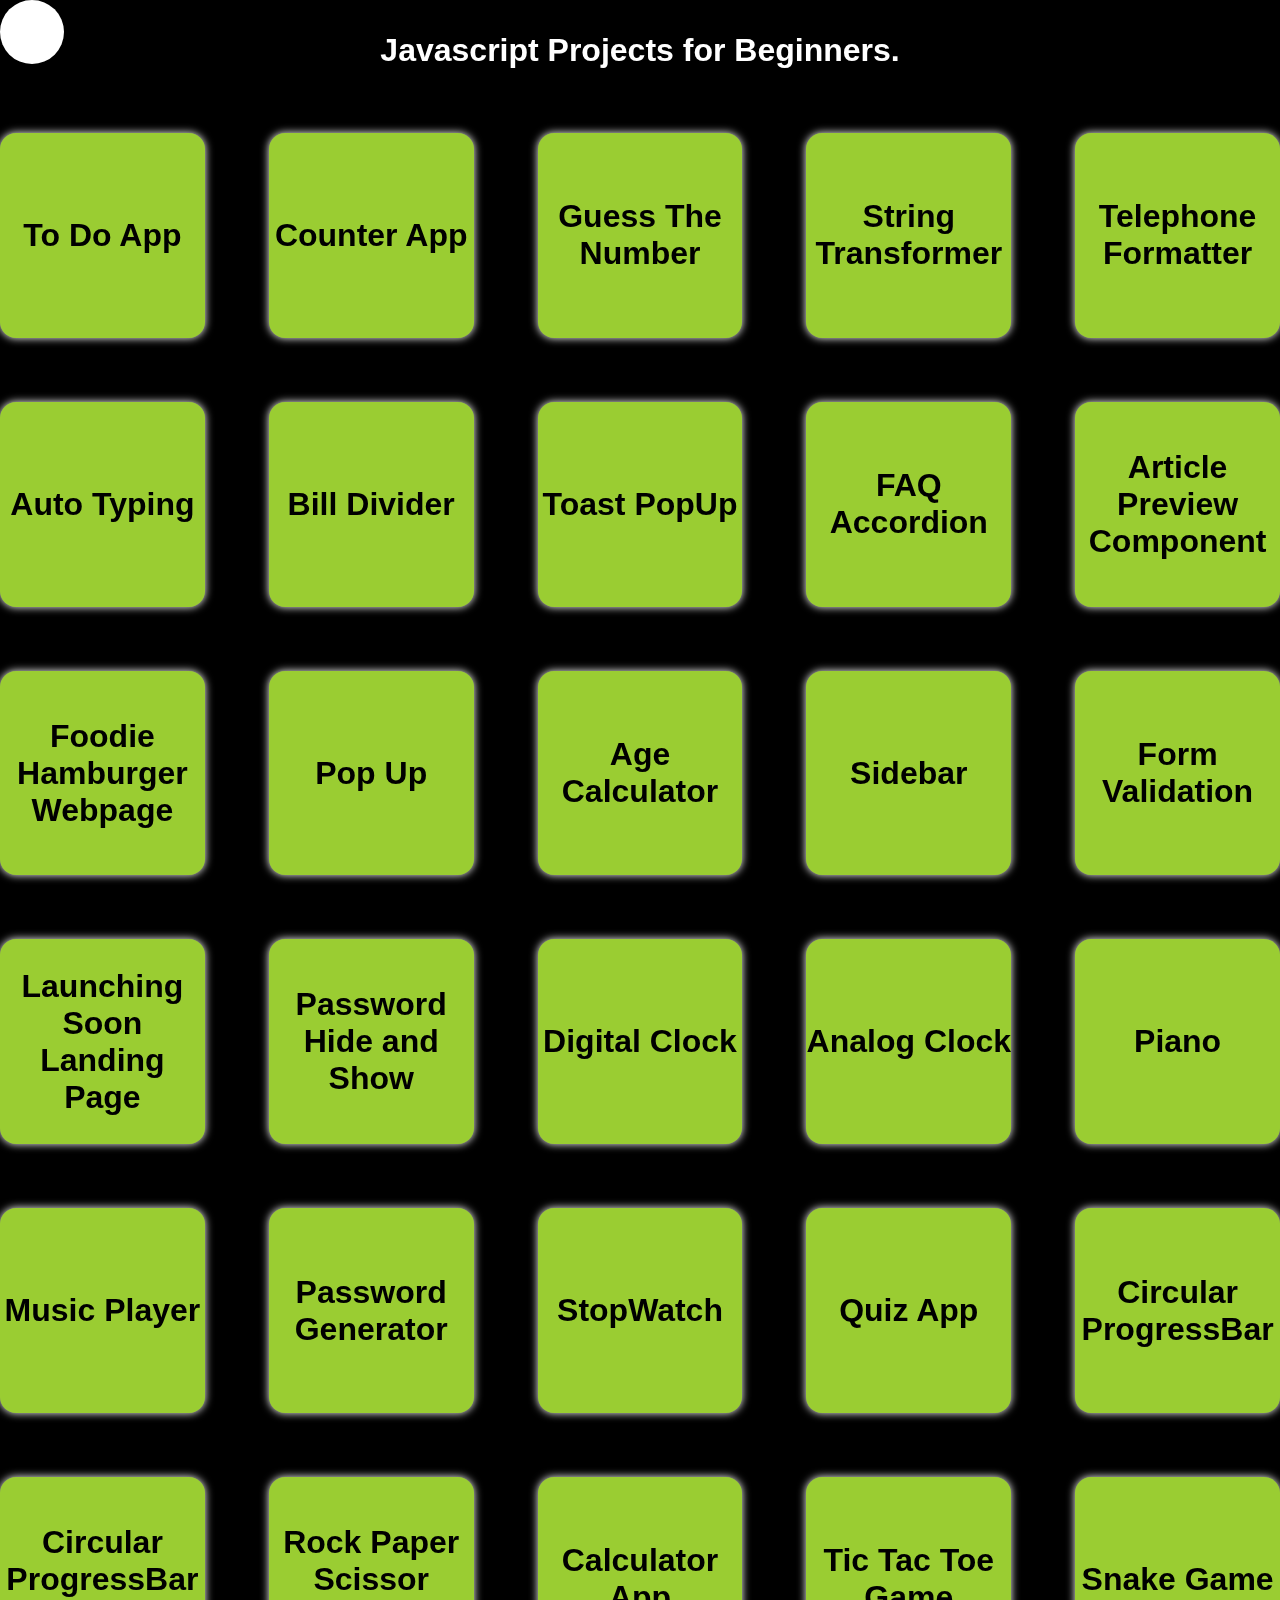
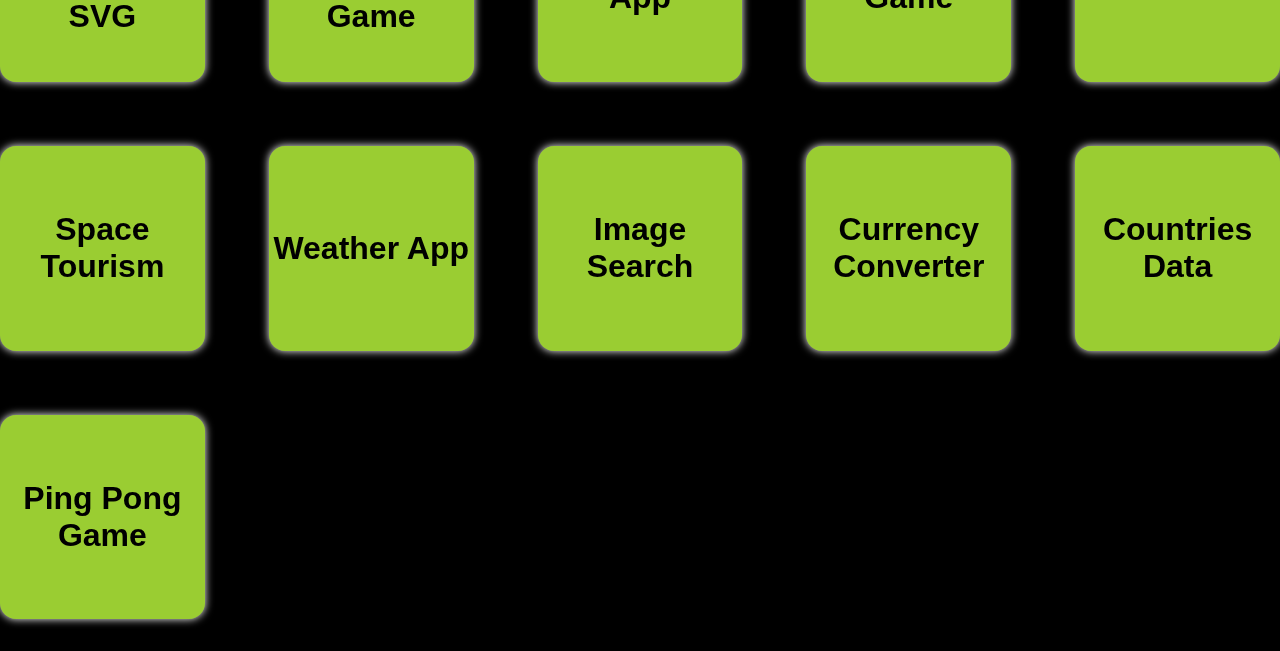
<file: index.html>
<!DOCTYPE html>
<html lang="en">
  <head>
    <meta charset="UTF-8" />
    <meta name="viewport" content="width=device-width, initial-scale=1.0" />
    <title>Javascript Projects</title>
    <link rel="stylesheet" href="style.css" />
  </head>
  <body>
    <div class="ball"></div>
    <header>
      <h1>Javascript Projects for Beginners.</h1>
    </header>
    <main class="main-container">
      <div class="item"><a href="01_toDoApp/">To Do App</a></div>
      <div class="item"><a href="02_counterApp/">Counter App</a></div>
      <div class="item"><a href="03_guessTheNumber/">Guess The Number</a></div>
      <div class="item">
        <a href="04_stringTransformer/">String Transformer</a>
      </div>
      <div class="item">
        <a href="05_telephoneFormatter/">Telephone Formatter</a>
      </div>
      <div class="item"><a href="07_autoTyping/">Auto Typing</a></div>

      <div class="item"><a href="09_BIllDivider/">Bill Divider</a></div>
      <div class="item"><a href="10_toastPopUp/">Toast PopUp</a></div>
      <div class="item"><a href="11_faqAccordion/">FAQ Accordion</a></div>
      <div class="item">
        <a href="12_articlePreviewComponent/">Article Preview Component</a>
      </div>
      <div class="item">
        <a href="13_foodieHamburgerWebsite/">Foodie Hamburger Webpage</a>
      </div>
      <div class="item">
        <a href="14_newPopUp/"> Pop Up</a>
      </div>

      <div class="item">
        <a href="15_ageCalculator/"> Age Calculator</a>
      </div>

      <div class="item">
        <a href="16_sidebar/"> Sidebar</a>
      </div>

      <div class="item">
        <a href="17_formValidation/">Form Validation</a>
      </div>

      <div class="item">
        <a href="18_launchingSoon/">Launching Soon Landing Page</a>
      </div>
      <div class="item">
        <a href="19_passwordHideShow/">Password Hide and Show</a>
      </div>
      <div class="item">
        <a href="20_digitalClock/">Digital Clock</a>
      </div>

      <div class="item">
        <a href="21_analogClock/">Analog Clock</a>
      </div>
      <div class="item">
        <a href="22_piano/">Piano</a>
      </div>
      <div class="item">
        <a href="23_musicPlayer/">Music Player</a>
      </div>

      <div class="item">
        <a href="24_passwordGenerator/"> Password Generator </a>
      </div>

      <div class="item">
        <a href="25_stopWatch/">StopWatch </a>
      </div>

      <div class="item">
        <a href="26_quizApp/">Quiz App </a>
      </div>

      <div class="item">
        <a href="27_circularProgressBar/">Circular ProgressBar </a>
      </div>

      <div class="item">
        <a href="28_circularProgressBarSvg/">Circular ProgressBar SVG </a>
      </div>

      <div class="item">
        <a href="29_rockPaperScissor/">Rock Paper Scissor Game </a>
      </div>

      <div class="item">
        <a href="30_calculatorApp/">Calculator App </a>
      </div>

      <div class="item">
        <a href="31_ticTacToe/"> Tic Tac Toe Game</a>
      </div>

      <div class="item">
        <a href="32_snakeGame/">Snake Game </a>
      </div>

      <div class="item">
        <a href="33_spaceTourism/">Space Tourism </a>
      </div>

      <div class="item">
        <a href="34_weatherApp/"> Weather App </a>
      </div>

      <div class="item">
        <a href="35_imageSearch/"> Image Search </a>
      </div>

      <div class="item">
        <a href="36_currencyConverter/">Currency Converter </a>
      </div>

      <div class="item">
        <a href="37_restCountries/"> Countries Data </a>
      </div>

      <div class="item">
        <a href="38_pingPongGame/"> Ping Pong Game</a>
      </div>
    </main>
  </body>
  <script>
    const ball = document.querySelector(".ball");

    window.addEventListener("pointermove", (e) => {
      ball.style.left = e.clientX - ball.offsetWidth / 2 + "px";
      ball.style.top = e.clientY - ball.offsetHeight / 2 + "px";
    });
  </script>
</html>
</file>
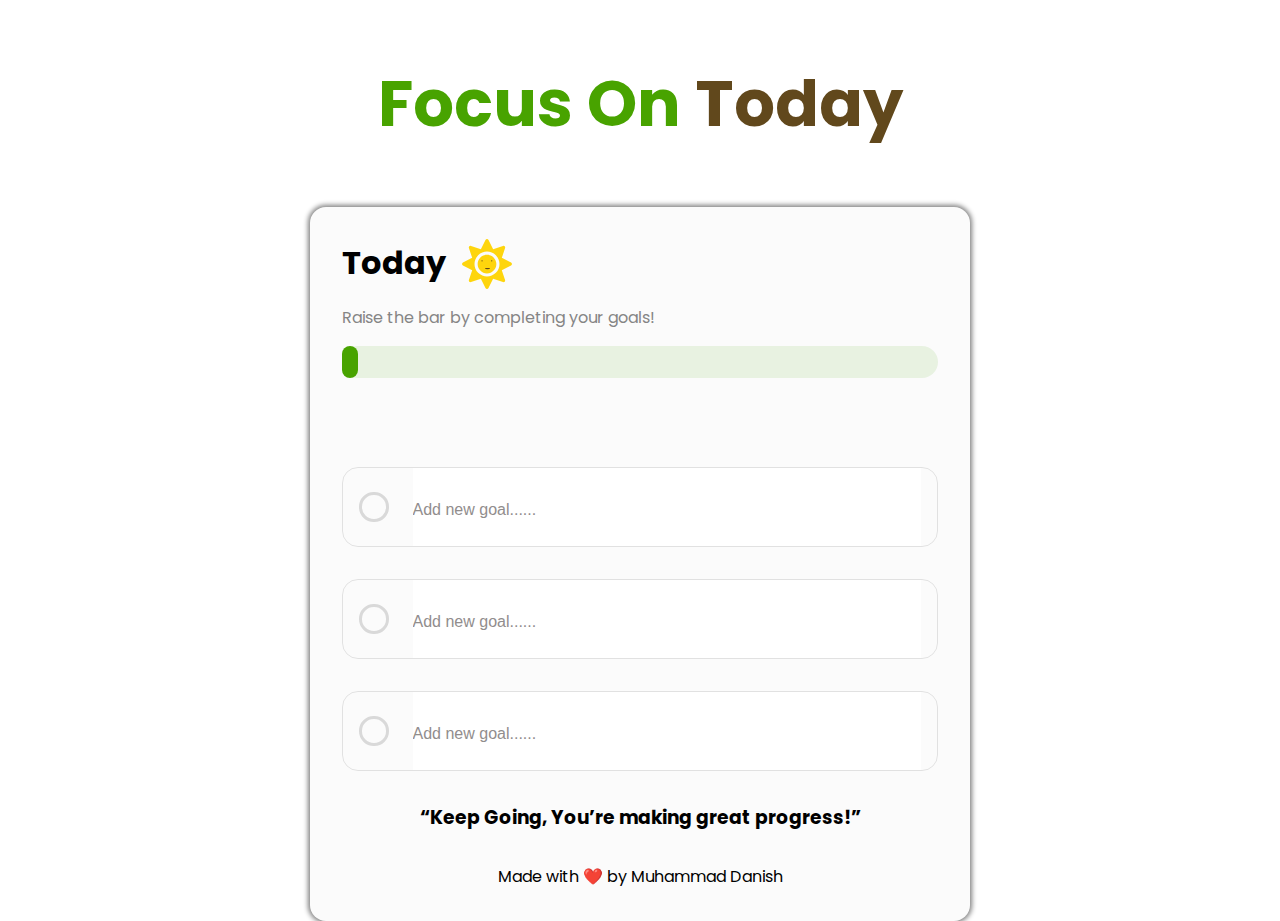
<file: 01_toDoApp/index.html>
<!DOCTYPE html>
<html lang="en">
  <head>
    <meta charset="UTF-8" />
    <meta name="viewport" content="width=device-width, initial-scale=1.0" />
    <title>Focus On Today</title>
    <link rel="stylesheet" href="style.css" />
    <script src="script.js" defer></script>
  </head>
  <body>
    <main class="container">
      <header class="heading">
        <h1>Focus On <span>Today</span></h1>
      </header>

      <main class="app-container">
        <header class="sub-heading">
          <h2>Today</h2>
          <div class="sun-icon">
            <img src="images/Vector.svg" alt="sun-icon" />
          </div>
        </header>

        <section class="bar-section">
          <p>Raise the bar by completing your goals!</p>
          <div class="bar">
            <div class="green"></div>
          </div>
          <p class="warning ">Please set all the 3 goals!</p>
        </section>

        <section class="goal-container">
          <section class="goal">
            <div class="circle">
              <img src="images/Group 1.svg " alt="check-box" />
            </div>
            <input id="first" type="text" placeholder="Add new goal......" />
          </section>
          <section class="goal">
            <div class="circle">
              <img src="images/Group 1.svg " alt="check-box" />
            </div>
            <input id="second" type="text" placeholder="Add new goal......" />
          </section>
          <section class="goal">
            <div class="circle">
              <img src="images/Group 1.svg " alt="check-box" />
            </div>
            <input id="third" type="text" placeholder="Add new goal......" />
          </section>
        </section>

        <footer>
          <h3>“Keep Going, You’re making great progress!”</h3>
          <p>Made with ❤️ by Muhammad Danish</p>
        </footer>
      </main>
    </main>
  </body>
</html>
</file>
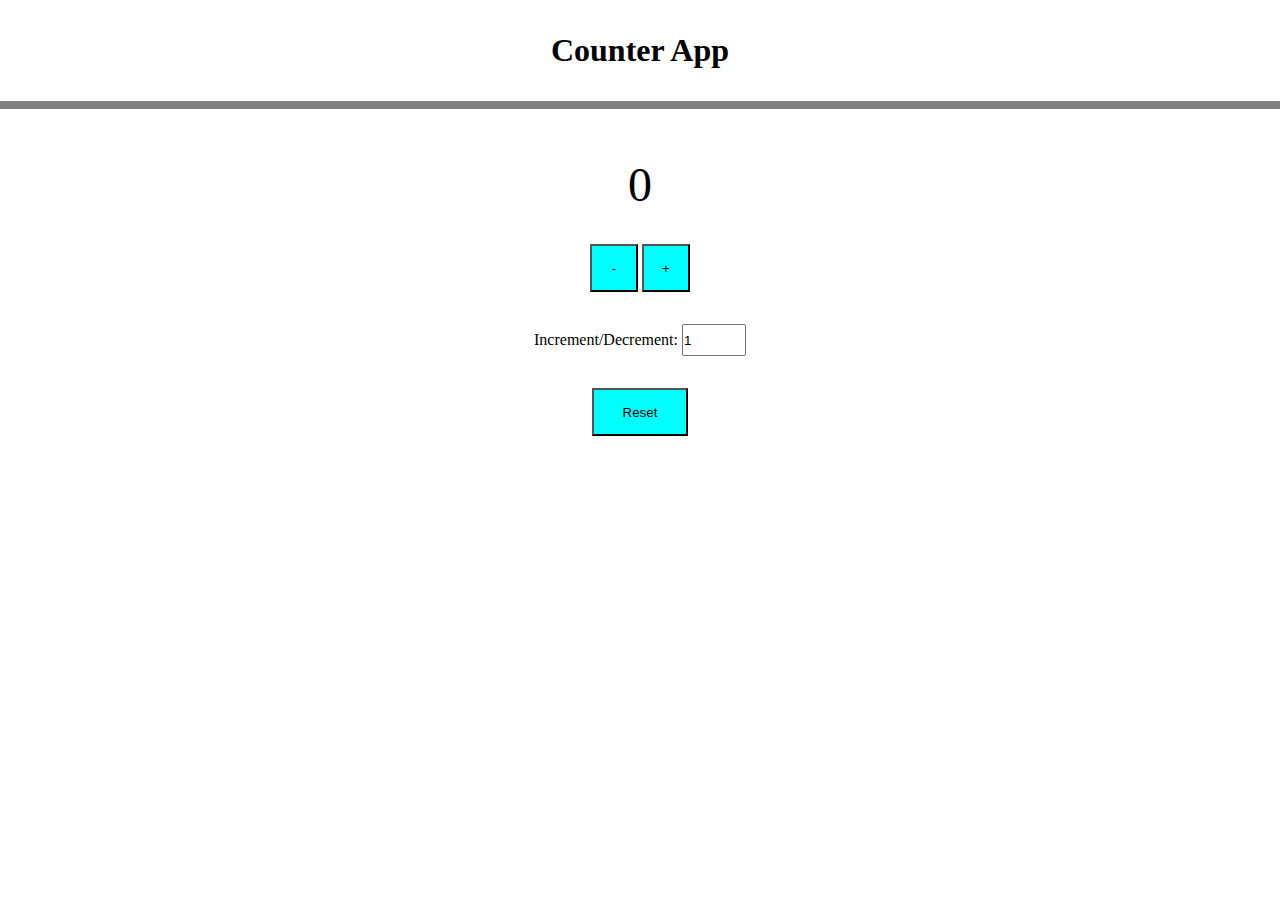
<file: 02_counterApp/index.html>
<!DOCTYPE html>
<html lang="en">
  <head>
    <meta charset="UTF-8" />
    <meta name="viewport" content="width=device-width, initial-scale=1.0" />
    <title>Counter App</title>
    <link rel="stylesheet" href="style.css" />
    <script src="script.js" defer></script>
  </head>
  <body>
    <header>
      <h1>Counter App</h1>
    </header>

    <main class="counter-app">
      <div class="count">0</div>
      <div class="btn">
        <button class="minus-btn">-</button>
        <button class="plus-btn">+</button>
      </div>
      <div class="inc-dec">
        Increment/Decrement:
        <input type="number" name="start-value" id="start-value" value="1" />
      </div>
      <button type="reset">Reset</button>
    </main>
  </body>
</html>
</file>
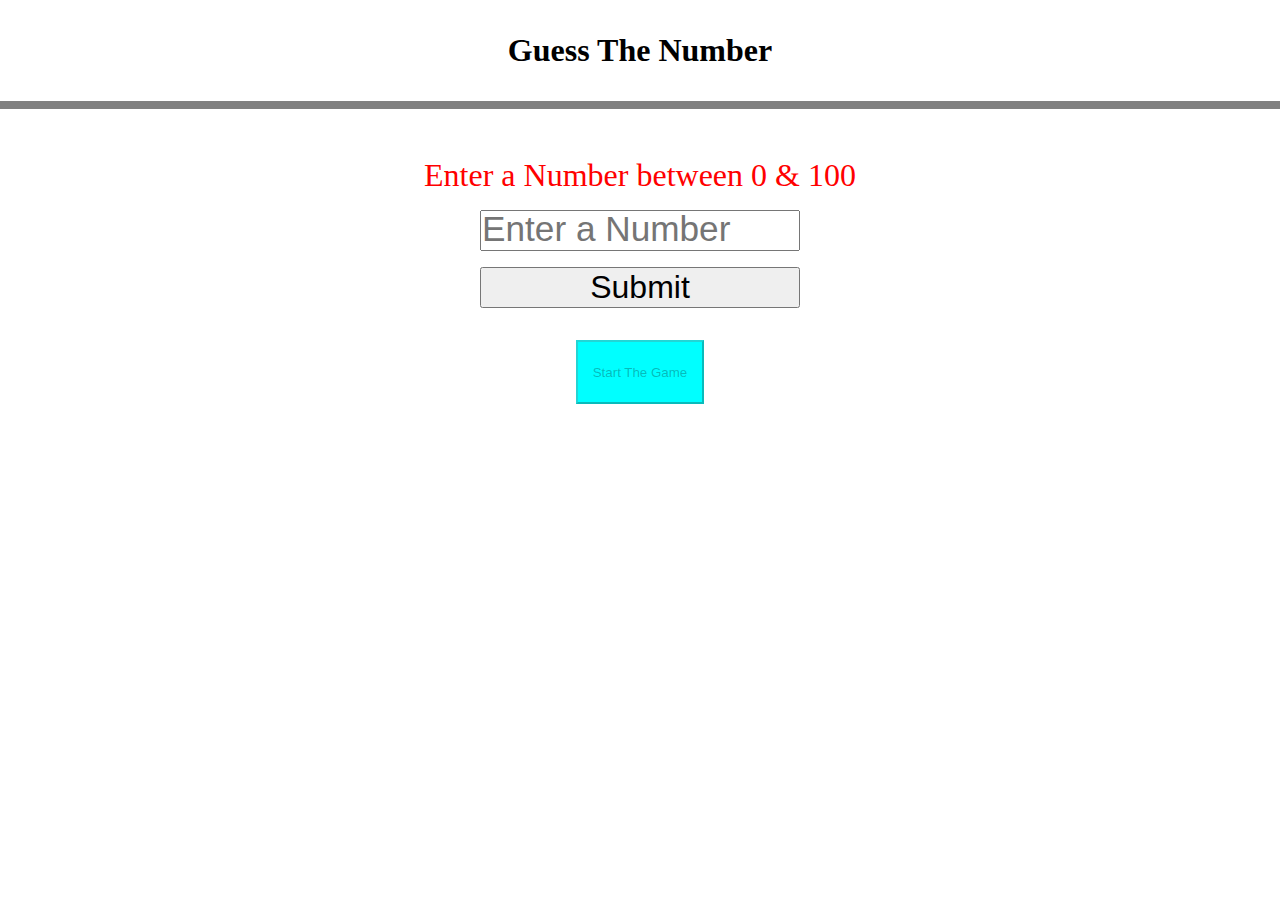
<file: 03_guessTheNumber/index.html>
<!DOCTYPE html>
<html lang="en">
  <head>
    <meta charset="UTF-8" />
    <meta name="viewport" content="width=device-width, initial-scale=1.0" />
    <title>Guess The Number</title>
    <link rel="stylesheet" href="style.css" />
    <script src="script.js" defer></script>
  </head>
  <body>
    <header>
      <h1>Guess The Number</h1>
    </header>

    <main class="container">
      <p>Enter a Number between 0 & 100</p>
      <form action="">
        <input
          type="number"
          name="user-number"
          id="user-number"
          min="0"
          max="100"
          placeholder="Enter a Number"
          required
        />
        <br />
        <input type="submit" value="Submit" class="submit-btn" />
      </form>
      <button type="button"  disabled class="start-btn">Start The Game</button>
      <p class="result"></p>
      <p class="user-guess"></p>
    </main>
  </body>
</html>
</file>
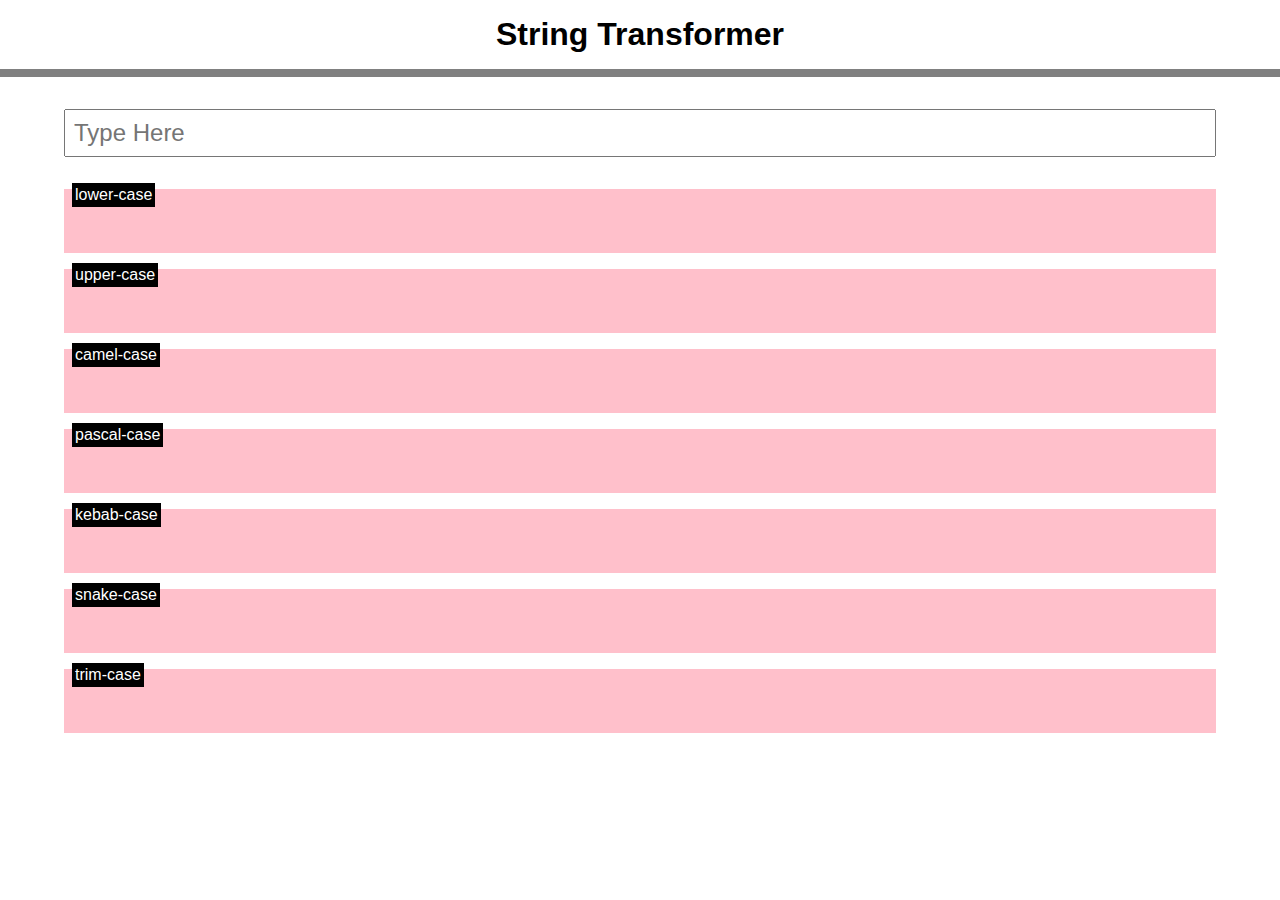
<file: 04_stringTransformer/index.html>
<!DOCTYPE html>
<html lang="en">
  <head>
    <meta charset="UTF-8" />
    <meta name="viewport" content="width=device-width, initial-scale=1.0" />
    <title>String Transformer</title>
    <link rel="stylesheet" href="style.css" />
    <script src="script.js" defer></script>
  </head>
  <body>
    <main class="container">
      <header>
        <h1>String Transformer</h1>
      </header>

      <main class="app-container">
        <input
          type="text"
          class="user-input"
          name="user-input"
          placeholder="Type Here"
        />
       <section class="output " id = "lower-case" ></section>
       <section class="output " id = "upper-case"></section>
       <section class="output " id = "camel-case"></section>
       <section class="output " id = "pascal-case"></section>
       <section class="output " id = "kebab-case"></section>
       <section class="output " id = "snake-case"></section>
       <section class="output " id = "trim-case"></section>
      </main>
    </main>
  </body>
</html>
</file>
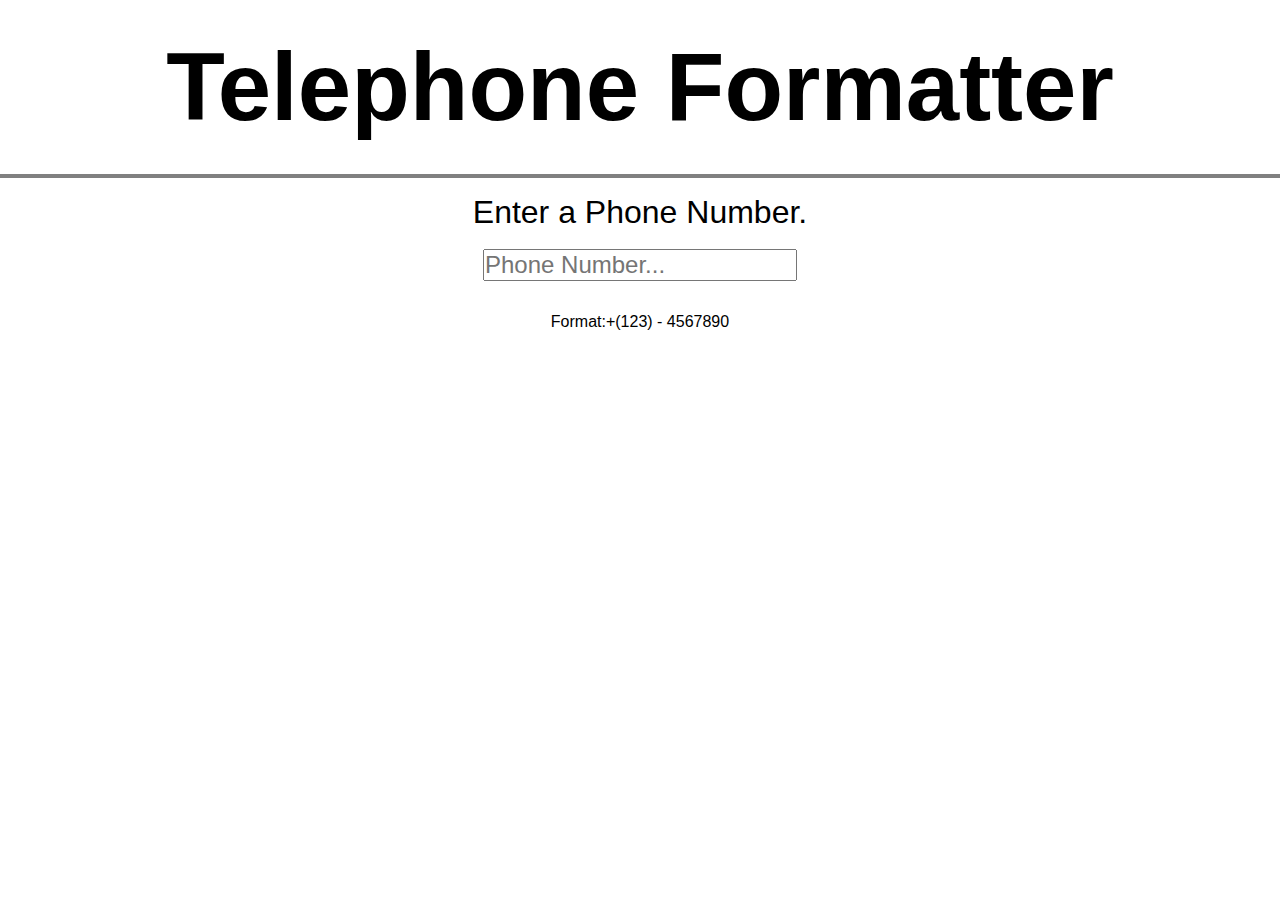
<file: 05_telephoneFormatter/index.html>
<!DOCTYPE html>
<html lang="en">
  <head>
    <meta charset="UTF-8" />
    <meta name="viewport" content="width=device-width, initial-scale=1.0" />
    <title>Telephone Formatter</title>
    <link rel="stylesheet" href="style.css" />
    <script src="script.js" defer></script>
  </head>
  <body>
    <main class="container">
      <header><h1>Telephone Formatter</h1></header>
      <main class="app-container">
        <form action="">
          <label for="user-input">Enter a Phone Number.</label>
          <br />
          <input
            type="text"
            placeholder="Phone Number..."
            id="user-input"
            maxlength="16"
          />
        </form>
        <p>Format:+(123) - 4567890</p>
      </main>
    </main>
  </body>
</html>
</file>
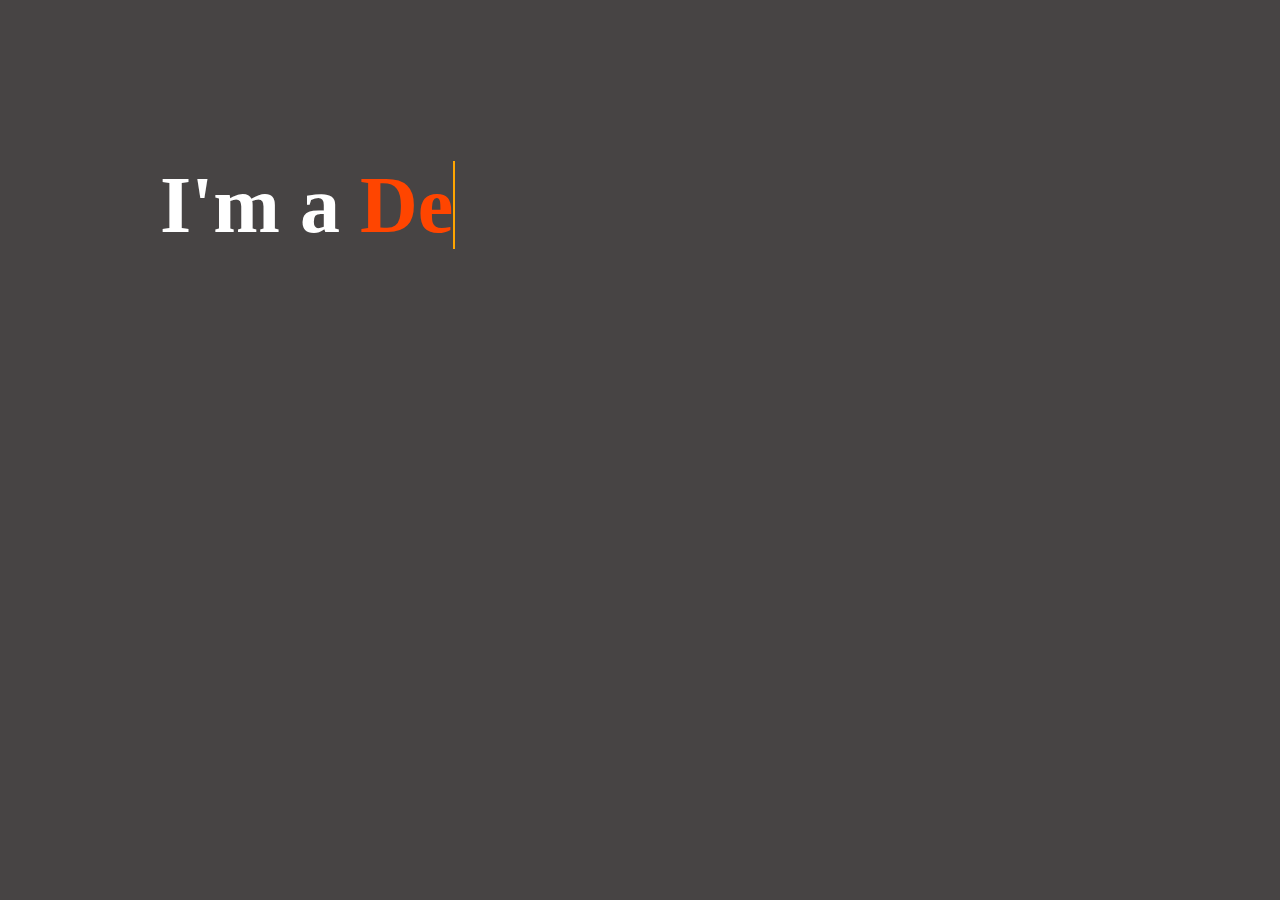
<file: 07_autoTyping/index.html>
<!DOCTYPE html>
<html lang="en">
  <head>
    <meta charset="UTF-8" />
    <meta name="viewport" content="width=device-width, initial-scale=1.0" />
    <title>Auto Typing</title>
    <link rel="stylesheet" href="style.css" />
    <script src="script.js" defer></script>
  </head>
  <body>
    <h1>I'm a&nbsp<span></span></h1>
  </body>
</html>
</file>
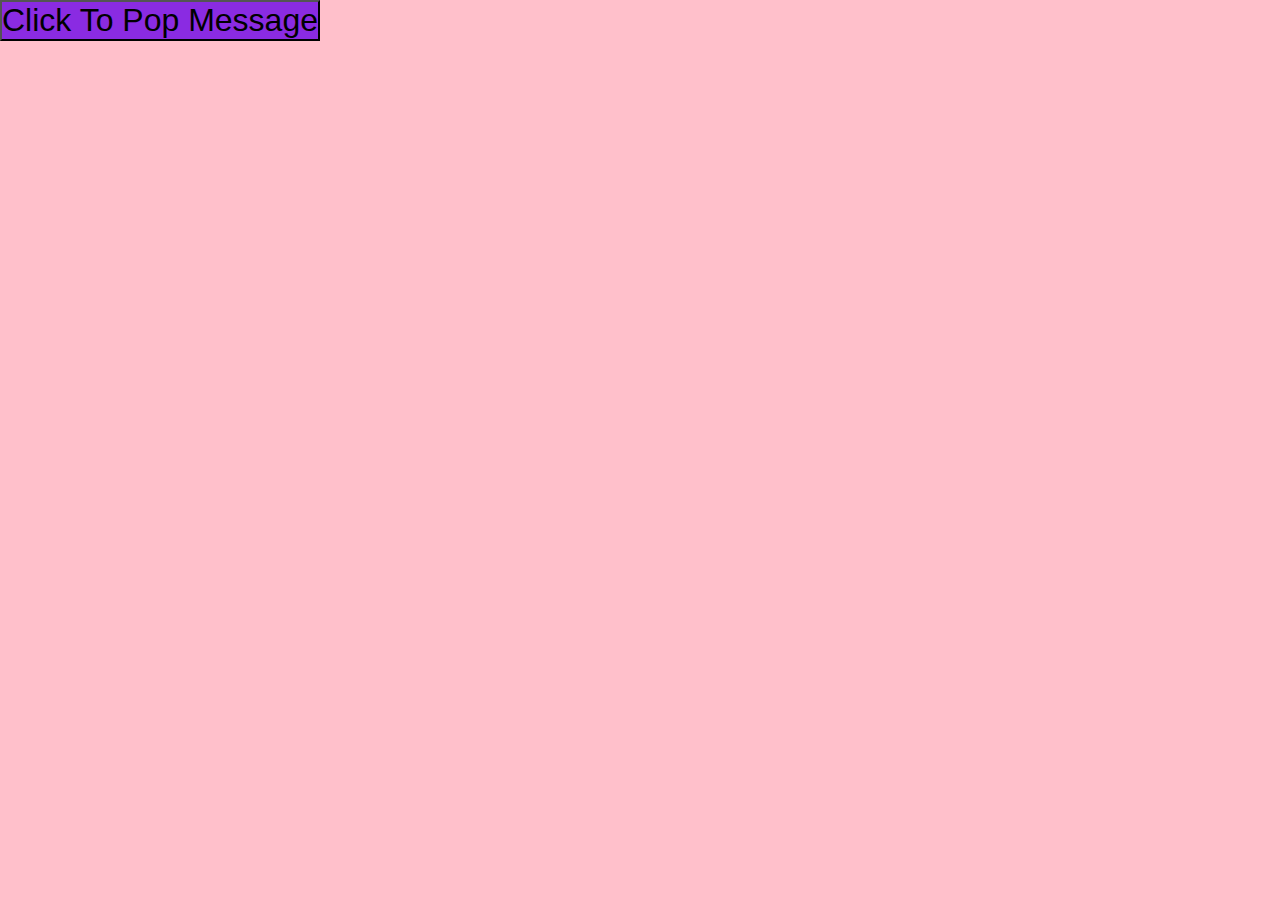
<file: 08_popUp/index.html>
<!DOCTYPE html>
<html lang="en">
  <head>
    <meta charset="UTF-8" />
    <meta name="viewport" content="width=device-width, initial-scale=1.0" />
    <title>Pop Up</title>
    <link rel="stylesheet" href="style.css" />
    <script src="script.js" defer></script>
  </head>
  <body>
    <button>Click To Pop Message</button>
    <div class="popup-container">
      <div class="content">
        <span>&times;</span>
        Lorem ipsum dolor sit amet consectetur adipisicing elit. Minus,
        cupiditate? Lorem ipsum dolor sit, amet consectetur adipisicing elit.
        Vero rem harum quaerat dolorem ut laudantium, tempora quos sunt
        veritatis illum recusandae laborum amet beatae eos magni hic non itaque
        a quasi impedit ratione optio eius dolore repellendus. Tempora porro
        ipsa, ut, consequuntur magnam veniam hic veritatis quibusdam enim
        aspernatur ab.
      </div>
    </div>
  </body>
</html>
</file>
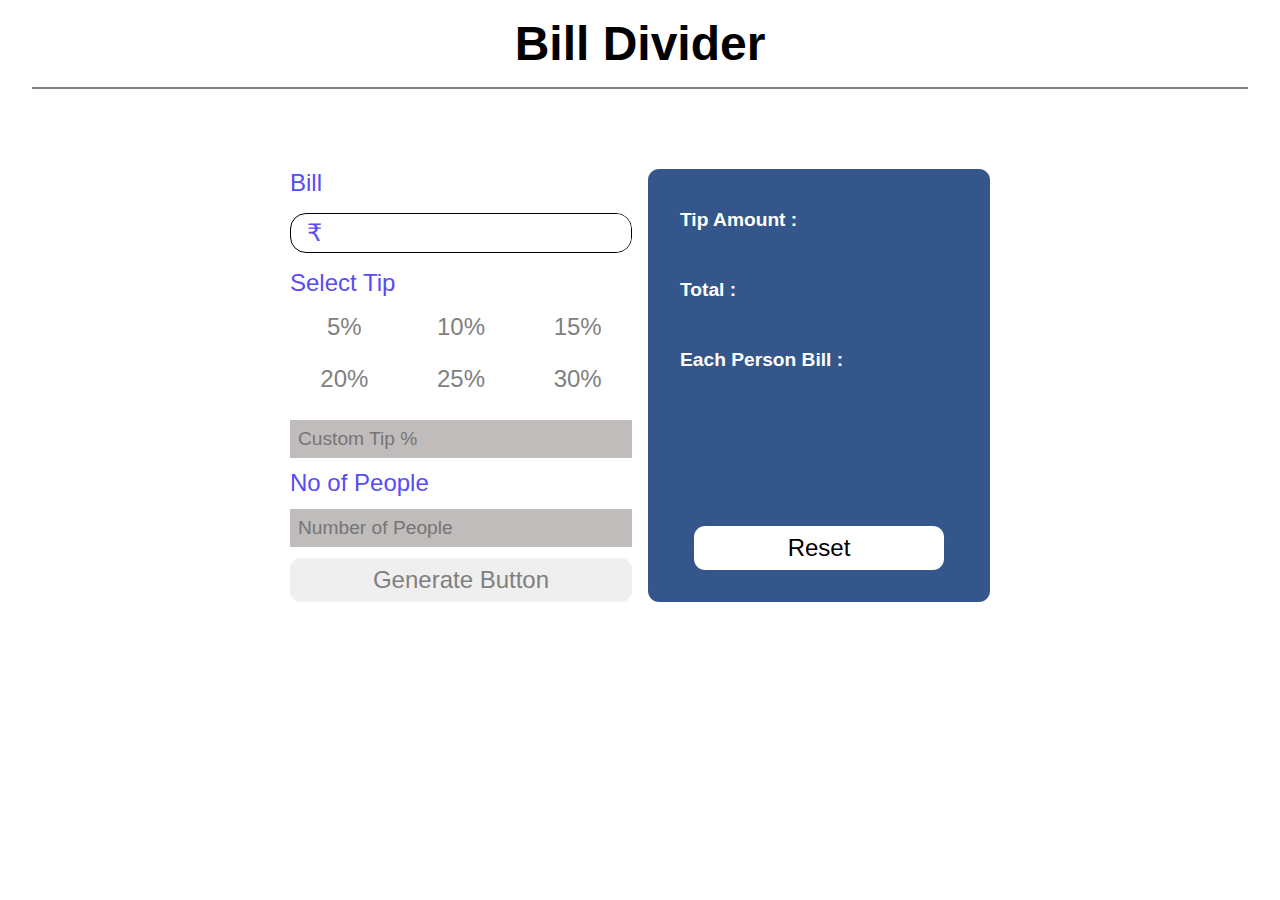
<file: 09_BIllDivider/index.html>
<!DOCTYPE html>
<html lang="en">
  <head>
    <meta charset="UTF-8" />
    <meta name="viewport" content="width=device-width, initial-scale=1.0" />
    <title>Bill Divider</title>
    <link rel="stylesheet" href="style.css" />
    <script src="script.js" defer></script>
  </head>
  <body>
    <header>
      <h1>Bill Divider</h1>
    </header>

    <main class="main-container">
      <section class="bill-input">
        <label for="bill-amount">Bill </label>
        <div class="bill-amount-container">
          ₹
          <input id="bill-amount" type="number" />
        </div>

        <p>Select Tip</p>
        <div class="tip-container">
          <div class="tip-item">5%</div>
          <div class="tip-item">10%</div>
          <div class="tip-item">15%</div>
          <div class="tip-item">20%</div>
          <div class="tip-item">25%</div>
          <div class="tip-item">30%</div>
        </div>

        <div class="custom-tip-container">
          <input
            type="number"
            name="custom-tip"
            id="custom-tip"
            placeholder="Custom Tip %"
            disabled
          />
        </div>
        <div class="people">
          <p>No of People</p>
          <input
            type="number"
            name="no-of-people"
            id="no-of-people"
            placeholder="Number of People"
            disabled
          />
        </div>
        <button class="generate-bill-btn">Generate Button</button>
      </section>

      <section class="bill-output">
        <div class="output-amount">
          <h3 class="tip-amount">Tip Amount : <span></span></h3>
          <h3 class="total">Total : <span></span></h3>
          <h3 class="each">Each Person Bill : <span></span></h3>
        </div>

        <button class="reset-btn">Reset</button>
      </section>
    </main>
  </body>
</html>
</file>
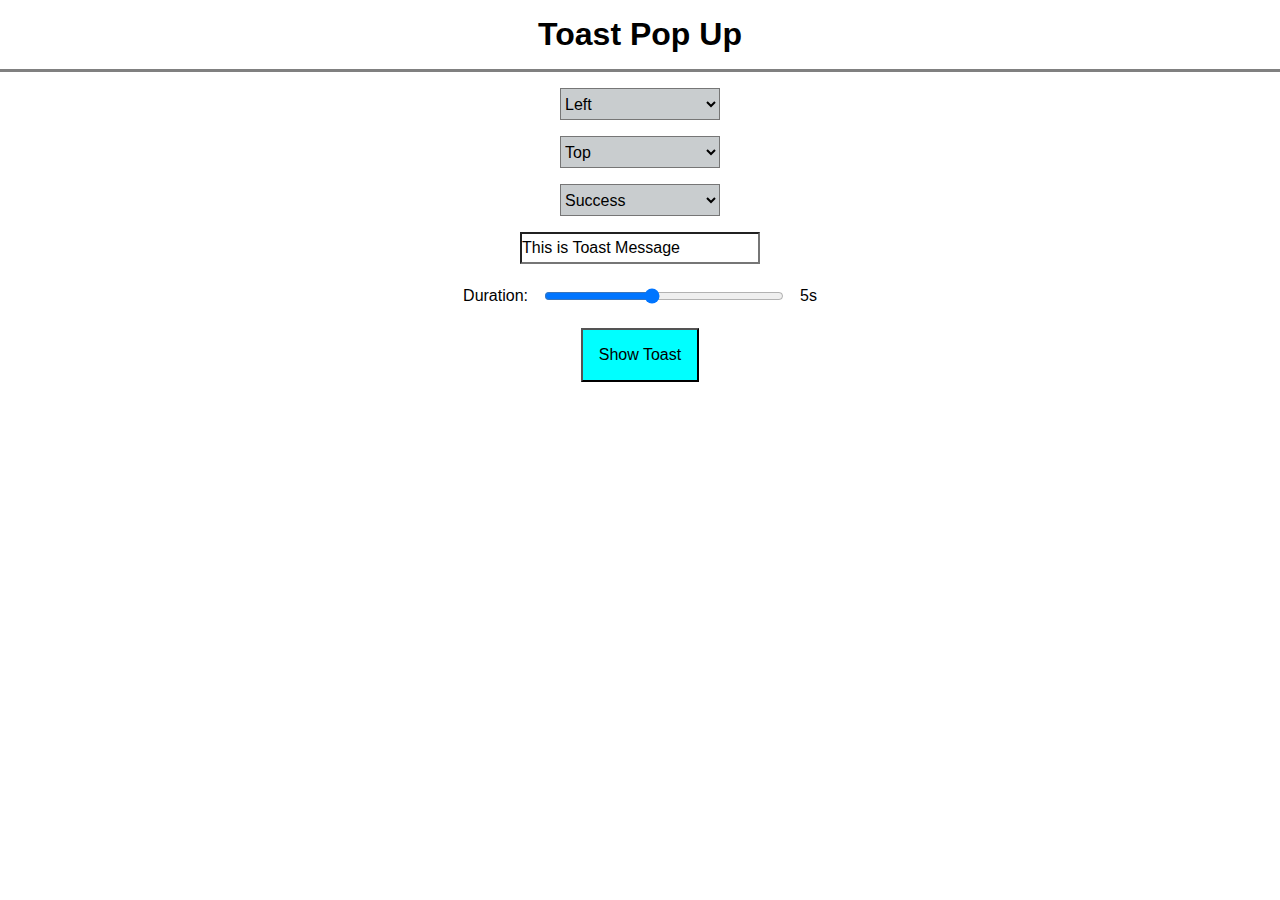
<file: 10_toastPopUp/index.html>
<!DOCTYPE html>
<html lang="en">
  <head>
    <meta charset="UTF-8" />
    <meta name="viewport" content="width=device-width, initial-scale=1.0" />
    <title>Toast Pop Up</title>
    <link rel="stylesheet" href="style.css" />
    <script src="script.js" defer></script>
  </head>
  <body>
    <h1>Toast Pop Up</h1>
    <main class="container">
      <select name="h-position" id="h-position">
        <option value="left">Left</option>
        <option value="right">Right</option>
      </select>

      <select name="v-position" id="v-position">
        <option value="top">Top</option>
        <option value="bottom">Bottom</option>
      </select>

      <select name="popup-type" id="popup-type">
        <option value="success">Success</option>
        <option value="warning">Warning</option>
        <option value="error">Error</option>
        <option value="info">Info</option>
      </select>

      <input
        type="text"
        name="popup-message"
        id="popup-message"
        value="This is Toast Message"
      />
      <label for="duration">
        Duration:
        <input type="range" name="durtion" id="duration" value="5" min="1" max='10' />
        <span class="duration-percent">5s</span>
      </label>
      <button type="button">Show Toast</button>

      <div class="message-container">
      
      </div>
    </main>
  </body>
</html>
</file>
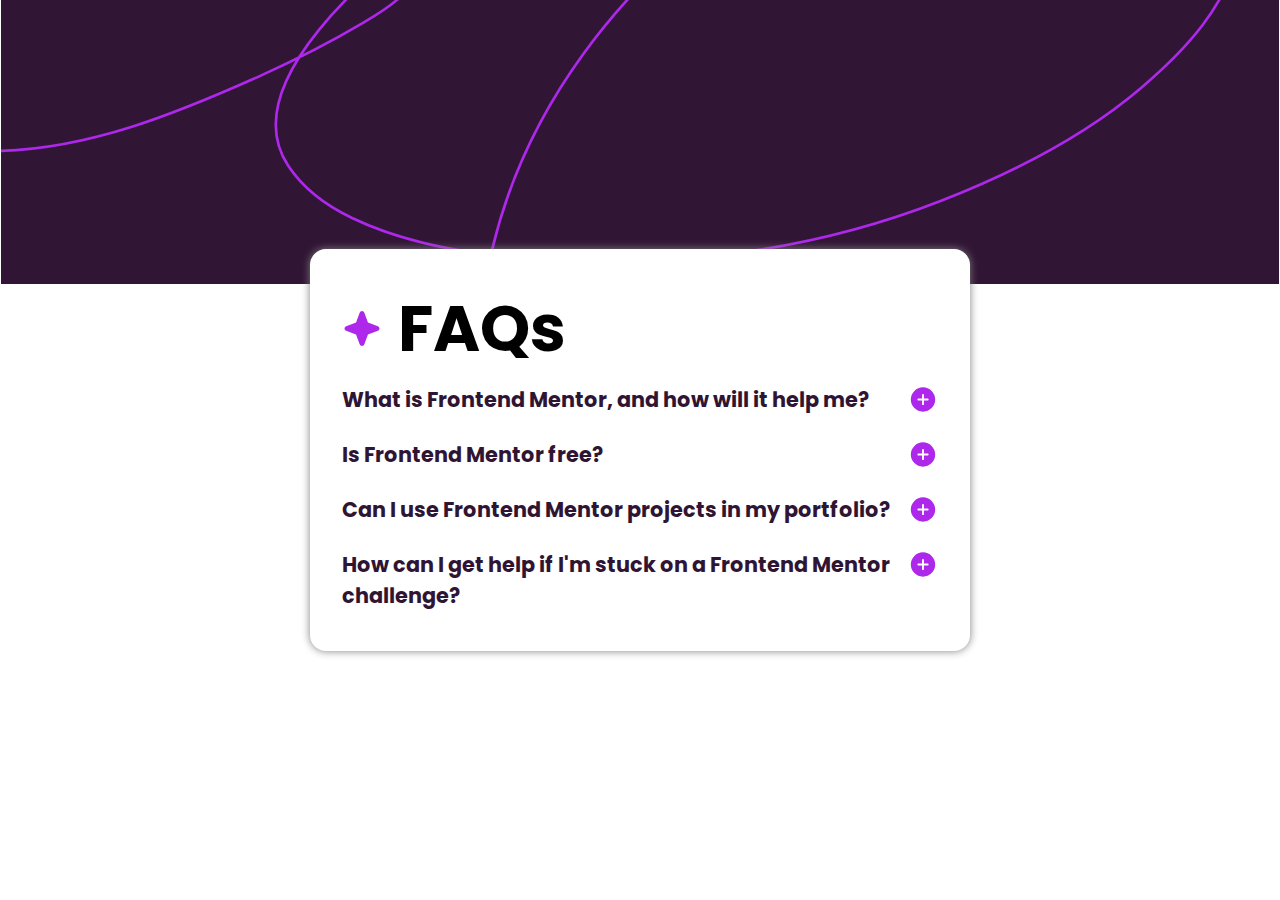
<file: 11_faqAccordion/index.html>
<!DOCTYPE html>
<html lang="en">
  <head>
    <meta charset="UTF-8" />
    <meta name="viewport" content="width=device-width, initial-scale=1.0" />

    <link
      rel="icon"
      type="image/png"
      sizes="32x32"
      href="./assets/images/favicon-32x32.png"
    />
    <link rel="stylesheet" href="style.css" />
    <script src="srcipt.js" defer></script>
    <title>Frontend Mentor | FAQ accordion</title>
  </head>
  <body>
    <main class="faq-container">
      <header>
        <img src="assets/images/icon-star.svg" alt="star-icon" />
        <h1>FAQs</h1>
      </header>
      <section class="accordion">
        <h2 class="question">
          What is Frontend Mentor, and how will it help me?
          <div class="icon">
            <img
              src="assets/images/icon-plus.svg"
              alt="plus-icon"
              class="plus-icon"
            />
            <img
              src="assets/images/icon-minus.svg"
              alt="minus-icon"
              class="minus-icon"
            />
          </div>
        </h2>
        <p class="answer">
          Frontend Mentor offers realistic coding challenges to help developers
          improve their frontend coding skills with projects in HTML, CSS, and
          JavaScript. It's suitable for all levels and ideal for portfolio
          building.
        </p>
      </section>
      <section class="accordion">
        <h2 class="question">
          Is Frontend Mentor free?
          <div class="icon">
            <img
              src="assets/images/icon-plus.svg"
              alt="plus-icon"
              class="plus-icon"
            />
            <img
              src="assets/images/icon-minus.svg"
              alt="minus-icon"
              class="minus-icon"
            />
          </div>
        </h2>
        <p class="answer">
          Yes, Frontend Mentor offers both free and premium coding challenges,
          with the free option providing access to a range of projects suitable
          for all skill levels.
        </p>
      </section>
      <section class="accordion">
        <h2 class="question">
          Can I use Frontend Mentor projects in my portfolio?
          <div class="icon">
            <img
              src="assets/images/icon-plus.svg"
              alt="plus-icon"
              class="plus-icon"
            />
            <img
              src="assets/images/icon-minus.svg"
              alt="minus-icon"
              class="minus-icon"
            />
          </div>
        </h2>
        <p class="answer">
          Yes, you can use projects completed on Frontend Mentor in your
          portfolio. It's an excellent way to showcase your skills to potential
          employers!
        </p>
      </section>
      <section class="accordion">
        <h2 class="question">
          How can I get help if I'm stuck on a Frontend Mentor challenge?
          <div class="icon">
            <img
              src="assets/images/icon-plus.svg"
              alt="plus-icon"
              class="plus-icon"
            />
            <img
              src="assets/images/icon-minus.svg"
              alt="minus-icon"
              class="minus-icon"
            />
          </div>
        </h2>
        <p class="answer ">
          The best place to get help is inside Frontend Mentor's Discord
          community. There's a help channel where you can ask questions and seek
          support from other community members.
        </p>
      </section>
    </main>
  </body>
</html>
</file>
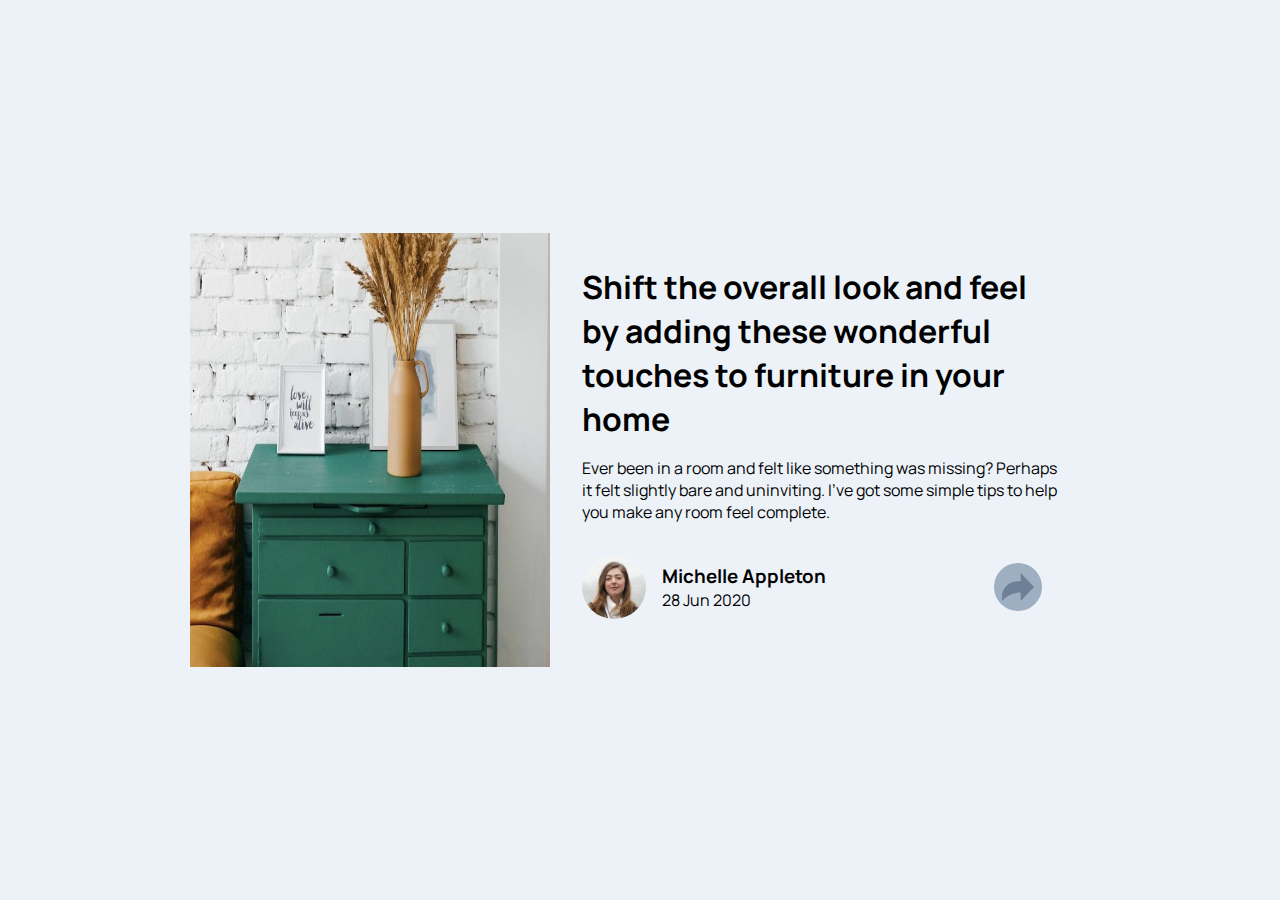
<file: 12_articlePreviewComponent/index.html>
<!DOCTYPE html>
<html lang="en">
  <head>
    <meta charset="UTF-8" />
    <meta name="viewport" content="width=device-width, initial-scale=1.0" />

    <link
      rel="icon"
      type="image/png"
      sizes="32x32"
      href="./images/favicon-32x32.png"
    />
    <link rel="stylesheet" href="style.css" />
    <script src="script.js" defer></script>

    <title>Frontend Mentor | Article preview component</title>
  </head>
  <body>
    <main class="article-component">
      <section class="image">
        <img src="images/drawers.jpg" alt="drawer-image" />
      </section>
      <section class="text">
        <h1>
          Shift the overall look and feel by adding these wonderful touches to
          furniture in your home
        </h1>
        <p>
          Ever been in a room and felt like something was missing? Perhaps it
          felt slightly bare and uninviting. I’ve got some simple tips to help
          you make any room feel complete.
        </p>

        <footer>
          <div class="profile">
            <img src="images/avatar-michelle.jpg" alt="michelle-image" />
            <div class="name">
              <h3>Michelle Appleton</h3>
              28 Jun 2020
            </div>
          </div>
          <share class="share-btn">
            <img
              src="images/icon-share.svg"
              alt="share-logo"
              class="share-image"
            />
          </share>

          <div class="hidden">
            S H A R E
            <a href="//facebook.com" target="_blank">
              <img src="images/icon-facebook.svg" alt="icon-facebook"
            /></a>
            <a href="//twitter.com" target="_blank"
              ><img src="images/icon-twitter.svg" alt="icon-twitter"
            /></a>
            <a href="//pinterest.com" target="_blank">
              <img src="images/icon-pinterest.svg" alt="icon-pinterest"
            /></a>
          </div>
        </footer>
      </section>
    </main>
  </body>
</html>
</file>
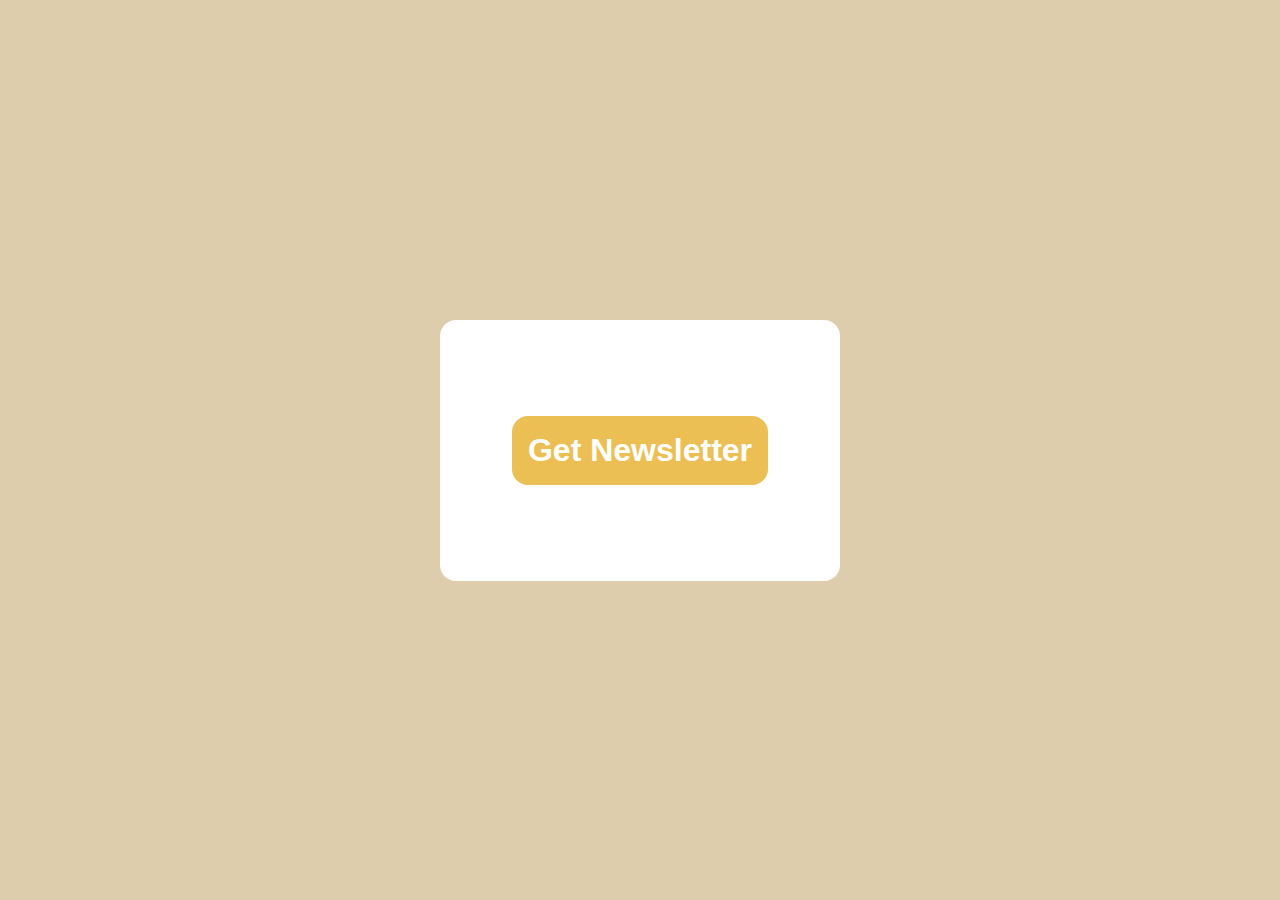
<file: 14_newPopUp/index.html>
<!DOCTYPE html>
<html lang="en">
  <head>
    <meta charset="UTF-8" />
    <meta name="viewport" content="width=device-width, initial-scale=1.0" />
    <title>Newsletter</title>
    <link rel="stylesheet" href="style.css" />
    <script src="script.js" defer></script>
  </head>
  <body>
    <main class="">
      <div class="pop-up ">
        <header>
          <span>&times;</span>
          <div class="logo">
            <img src="logo.png" alt="logo" />
          </div>
          <div class="text">
            <h1>Don’t miss out.</h1>
            <p>Sign up for our newsletter to stay in the loop.</p>
          </div>
        </header>

        <div class="email-section">
          <input
            type="email"
            name="email"
            id="email"
            placeholder="Email Address "
          />
          <button type="submit">Subscribe</button>
        </div>
      </div>
      <div class="news-container">
        <h1>Get Newsletter</h1>
      </div>
    </main>
  </body>
</html>
</file>
<file: style.css>
* {
  margin: 0;
  padding: 0;
  box-sizing: border-box;
  font-family: sans-serif;
  color: white;
}
body {
  background-color: black;
}
a {
  display: block;
  width: 100%;
  height: 100%;
  align-content: center;
  text-align: center;
  text-decoration-line: none;
  text-decoration-color: none;
}

a:visited,
a:link {
  color: black;
}

.main-container {
  max-width: 1500px;
  margin: 2rem auto;

  display: grid;
  gap: 4rem;
  grid-template-columns: repeat(auto-fit, minmax(200px, 1fr));
}

.item {
  background-color: yellowgreen;
  aspect-ratio: 1/1;
  font-size: 2rem;
  font-weight: bold;
  cursor: pointer;
  border-radius: 1rem;
  box-shadow: 0 0 0.5rem white;
  transition: all 300ms ease;
}
.item:hover {
  scale: 1.1;
}

header h1 {
  text-align: center;
  padding-block: 2rem;
  background-color: black;
}

.ball {
  position: fixed;
  width: 4rem;
  aspect-ratio: 1/1;
  backdrop-filter: invert(1);
  border-radius: 50%;
  z-index: 100;
  pointer-events: none;
}
</file>
<file: 01_toDoApp/style.css>
@import url("https://fonts.googleapis.com/css2?family=Poppins:ital,wght@0,100;0,200;0,300;0,400;0,500;0,600;0,700;0,800;0,900;1,100;1,200;1,300;1,400;1,500;1,600;1,700;1,800;1,900&display=swap");
*,
*::after,
*::before {
  margin: 0;
  padding: 0;
  box-sizing: border-box;
}

:root {
  --clr-app: #fbfbfb;
  --clr-green: #48a300;
  --clr-brown: #61481c;
}

html,
body {
  font-family: "Poppins", sans-serif;
  background-color: #ffffff;
}

img {
  display: block;
  max-width: 100%;
}

.container {
  display: flex;
  align-items: center;
  justify-content: center;
  flex-direction: column;
}

.app-container {
  background-color: var(--clr-app);
  padding: 2rem;
  width: 90%;
  max-width: 660px;
  box-shadow: 0 0 5px 2px gray;
  border-radius: 1rem;
}
.sun-icon img {
  animation: sunAnimation 2s linear 0s infinite;
}
.sun-icon {
  position: relative;
}
.sun-icon::before {
  z-index: 1;
  position: absolute;
  content: url(images/face.svg);
  left: 50%;
  top: 50%;
  transform: translateX(-50%) translateY(-50%);
}

.heading h1 {
  padding-block: 3.5rem;
  color: var(--clr-green);
  font-weight: 700;
  font-size: 4rem;
}

.heading h1 span {
  color: var(--clr-brown);
}

.sub-heading {
  display: flex;
  gap: 1rem;
}
.sub-heading h2 {
  font-weight: 700;
  font-size: 2rem;
}

.bar-section p {
  color: #858585;
  padding-block: 1rem;
}

.bar-section .bar {
  width: 100%;
  height: 2rem;
  background-color: hsla(94, 100%, 32%, 0.1);
  border-radius: 2rem;
}

.green {
  display: flex;
  align-items: center;
  background-color: var(--clr-green);
  width: 0%;
  height: 100%;
  padding-inline: 0.5rem;
  padding-block: 0.1rem;
  font-size: 0.9rem;
  line-height: 0.9;
  border-radius: 2rem;
}

.bar-section .warning {
  color: hsla(0, 100%, 66%, 1);
  visibility: hidden;
}
.warning.show-error {
  visibility: visible;
}

.goal {
  height: 5rem;
  border-radius: 1rem;
  border: 1px solid hsla(0, 0%, 0%, 0.1);
  margin-top: 2rem;
  display: flex;
  align-items: center;
  padding-inline: 1rem;
  gap: 1.5rem;
}

.goal .circle {
  width: 2rem;
  aspect-ratio: 1/1;
  border-radius: 50%;
  border: 3px solid hsla(0, 0%, 85%, 1);
}
.circle img {
  opacity: 0;
}

.goal.completed .circle img {
  opacity: 1;
}
.goal.completed input {
  color: var(--clr-green);
  text-decoration: line-through;
}
.goal input {
  border: none;
  width: 100%;
  height: 100%;
  outline: none;
  font-size: 1.5rem;
  /* background-color: red; */
}

.goal input::placeholder {
  color: rgb(145, 141, 141);
  font-size: 1rem;
}

footer {
  text-align: center;
}
footer h3 {
  padding-block: 2rem;
}

@keyframes sunAnimation {
  from {
    transform: rotate(0deg);
  }
  to {
    transform: rotate(360deg);
  }
}

@media (width < 768px) {
  .heading h1 {
    font-size: 3rem;
  }
}
</file>
<file: 02_counterApp/style.css>
* {
  box-sizing: border-box;
  margin: 0;
  padding: 0;
}

header h1 {
  border-bottom: 0.5rem solid gray;
  text-align: center;
  padding: 2rem;
}

.counter-app {
  display: flex;
  gap: 2rem;
  flex-direction: column;
  justify-content: center;
  align-items: center;
  padding-top: 3rem;
}

.count {
  font-size: 3rem;
}

.btn button {
  background-color: cyan;
  width: 3rem;
  aspect-ratio: 1/1;
}

button[type="reset"] {
  background-color: cyan;
  width: 6rem;
  height: 3rem;
}

input {
  width: 4rem;
  height: 2rem;
}
</file>
<file: 03_guessTheNumber/style.css>
* {
  box-sizing: border-box;
  margin: 0;
  padding: 0;
}

header h1 {
  border-bottom: 0.5rem solid gray;
  text-align: center;
  padding: 2rem;
}

.container {
  padding-top: 3rem;
  display: flex;
  flex-direction: column;
  gap: 1rem;
  justify-content: center;
  align-items: center;
}

p {
  font-size: 2rem;
  color: red;
}

input {
  width: 20rem;
  margin-bottom: 1rem;
  font-size: 2rem;
}
input::placeholder {
  font-size: 1.1em;
}

button {
  background-color: cyan;
  width: 8rem;
  height: 4rem;
}
</file>
<file: 04_stringTransformer/style.css>
*,
*::before,
*::after {
  margin: 0;
  padding: 0;
  box-sizing: border-box;
}

html,
body {
  font-family: "Gill Sans", "Gill Sans MT", Calibri, "Trebuchet MS", sans-serif;
}

header {
  text-align: center;
  border-bottom: 0.5rem solid gray;
  padding: 1rem;
}

.app-container {
  width: 90%;
  max-width: 1200px;
  margin-inline: auto;
  padding-top: 2rem;
}

.user-input {
  width: 100%;
  margin-bottom: 1rem;
  font-size: 1.5rem;
  padding: 0.5rem;
}

.output {
  background-color: pink;
  position: relative;
  margin-top: 1rem;
  padding: 2rem 0.5rem;
}

.output::before {
  position: absolute;
  content: attr(id);
  top: -10%;
  background-color: black;
  color: white;
  padding: 3px;
}
</file>
<file: 05_telephoneFormatter/style.css>
* {
  margin: 0;
  padding: 0;
  box-sizing: border-box;
}

html,
body {
  font-family: "Gill Sans", "Gill Sans MT", Calibri, "Trebuchet MS", sans-serif;
}

header {
  padding-block: 2rem;
  text-align: center;
  border-bottom: 4px solid gray;
  font-size: 3rem;
}

.app-container {
  text-align: center;
}

label {
  display: block;
  padding-top: 1rem;
  font-size: 2rem;
}

input {
  font-size: 1.5rem;
  margin-bottom: 2rem;
}
</file>
<file: 07_autoTyping/style.css>
*,
*::after,
*::before {
  margin: 0;
  padding: 0;
  box-sizing: border-box;
}

body {
  background-color: rgb(71, 68, 68);
  color: white;
}

h1 {
  padding: 10rem 0 2rem 10rem;
  font-size: 5rem;
}

span {
  color: orangered;
}

span::after {
  content: "";
  border-left: 2px solid orange;
  animation: blink 1s linear infinite;
}

@keyframes blink {
  to {
    border-left: none;
  }
}
</file>
<file: 08_popUp/style.css>
* {
  margin: 0;
  padding: 0;
  box-sizing: border-box;
}

body {
  background-color: pink;
  height: 100vh;
}
button {
  background-color: blueviolet;
  font-size: 2rem;
}

.popup-container {
  background-color: rgb(160, 148, 148, 0.4);
  /* position: fixed; */
  inset: 0;
  display: flex;
  align-items: center;
  justify-content: center;
}
.content {
  position: absolute;
  margin: auto;
  background-color: white;
  width: 90%;
  max-width: 600px;
  transform: scale(0);
}

.open-content {
  transform: scale(1);
}

.open-container {
  position: fixed;
}

span {
  /* background-color: red; */
  /* display: inline-block; */
  margin-left: 95%;
  text-align: end;
  font-size: 3rem;
}
</file>
<file: 09_BIllDivider/style.css>
* {
  margin: 0;
  padding: 0;
  box-sizing: border-box;
}

html,
body {
  font-family: sans-serif;
  padding-inline: 1rem;
}

header h1 {
  text-align: center;
  font-size: 3rem;
  padding-block: 1rem;
  border-bottom: 2px solid gray;
}

.main-container {
  width: 100%;
  max-width: 700px;
  /* background-color: yellow; */
  margin: 5rem auto;
  display: grid;
  grid-template-columns: repeat(auto-fit, minmax(330px, 1fr));
  gap: 1rem;
}

.bill-input {
  /* background-color: pink; */
  color: #594bf5;
  font-size: 1.5rem;
}

.bill-output {
  background-color: #34568b;
  border-radius: 0.7rem;
  color: white;
  padding: 2rem;
  display: flex;
  flex-direction: column;
  gap: 3rem;
  font-size: 1.5rem;
  justify-content: space-between;
}

#bill-amount {
  border: none;
  outline: none;
  padding-left: 1rem;
  width: 100%;
  /* background-color: red; */
  height: 100%;
  padding: 0.5rem;
}

/* Chrome, Safari, Edge, Opera */
input[type="number"]::-webkit-outer-spin-button,
input[type="number"]::-webkit-inner-spin-button {
  -webkit-appearance: none;
  margin: 0;
}

/* Firefox */
input[type="number"] {
  /* -moz-appearance: textfield; */

  font-size: 1.2rem;
}

.bill-amount-container {
  border: 1px solid black;
  overflow: hidden;
  border-radius: 1rem;
  display: flex;
  align-items: center;
  margin-block: 1rem;
  padding-left: 1rem;
}

.tip-container {
  display: grid;
  grid-template-columns: 1fr 1fr 1fr;
  gap: 0.5rem;
  padding-block: 0.5rem;
}

.tip-item {
  text-align: center;
  color: gray;
  border-radius: 0.5rem;
  padding-block: 0.5rem;
  cursor: not-allowed;
}

#custom-tip,
#no-of-people {
  background-color: rgb(192, 188, 188);
  width: 100%;
  padding: 0.5rem;
  border: none;
  outline: none;
  margin-block: 0.7rem;
  cursor: not-allowed;
  color: black;
}

.generate-bill-btn {
  width: 100%;
  border: none;
  /* background-color: #9c60ff; */
  font-size: 1.5rem;
  padding-block: 0.5rem;
  color: Gray;
  cursor: pointer;
  border-radius: 0.7rem;
  cursor: not-allowed;
}

.reset-btn {
  display: block;
  width: 90%;
  background-color: white;
  font-size: 1.5rem;
  padding-block: 0.5rem;
  cursor: pointer;
  border-radius: 0.7rem;
  margin: 0 auto;
  border: none;
}

h3 {
  font-size: 0.8em;
  padding-block: 0.5rem;
  display: flex;
  justify-content: space-between;
}

.output-amount {
  display: flex;
  flex-direction: column;
  gap: 2rem;
}

.tip-back {
  background-color: #9c60ff;
  color: white;
  cursor: pointer;
}

.tip-outline {
  outline: 0.3rem solid orange;
}

.gen-btn-style {
  cursor: pointer !important;
  background-color: #9c60ff;
  color: white;
}
</file>
<file: 10_toastPopUp/style.css>
*,
*::after,
*::before {
  margin: 0;
  padding: 0;
  box-sizing: border-box;
}

html,
body {
  font-family: "Lucida Sans", sans-serif;
  height: 100vh;
}

h1 {
  text-align: center;
  padding: 1rem;
  border-bottom: 0.2rem solid gray;
}

.container {
  display: flex;
  align-items: center;
  justify-content: center;
  flex-direction: column;
  gap: 1rem;
  padding-top: 1rem;
}

select,
input {
  font: inherit;
  width: 10rem;
  height: 2rem;
  background-color: rgb(201, 205, 207);
}

input {
  width: 15rem;
  background-color: transparent;
}

button {
  background-color: cyan;
  font: inherit;
  padding: 1rem;
  cursor: pointer;
}

label {
  display: flex;
  align-items: center;
  gap: 1rem;
}

.message-container {
  position: fixed;
  width: max-content;
  top: 1rem;
  left: 1rem;
}

.message {
  background-color: #00b300;
  width: max-content;
  padding: 0.2rem;
  border-radius: 0.3rem;
}
.message + .message {
  margin-top: 0.5rem;
}

.right {
  right: 1rem;
  left: unset;
}

.bottom {
  top: unset;
  bottom: 1rem;
}

.success {
  background-color: #00b300;
}
.warning {
  background-color: orange;
}
.error {
  background-color: red;
}
.info {
  background-color: rgb(183, 178, 178);
}

.success::before {
  content: "✓";
}
.error::before {
  content: "✗";
}

.warning::before {
  content: "⚠";
}
.info::before {
  content: "ⓘ";
}

.to-right {
  animation: toRight 0.1s ease-in forwards;
}
.to-left {
  animation: toLeft 0.1s ease-in forwards;
}

.from-right {
  animation: fromRight 0.1s ease-in forwards;
}
.from-left {
  animation: fromLeft 0.1s ease-in forwards;
}

@keyframes toRight {
  0% {
    transform: translateX(0%);
  }
  100% {
    transform: translateX(120%);
  }
}

@keyframes toLeft {
  0% {
    transform: translateX(0%);
  }
  100% {
    transform: translateX(-120%);
  }
}

@keyframes fromRight {
  0% {
    transform: translateX(120%);
  }
  100% {
    transform: translateX(0%);
  }
}

@keyframes fromLeft {
  0% {
    transform: translateX(-120%);
  }
  100% {
    transform: translateX(0%);
  }
}
</file>
<file: 11_faqAccordion/style.css>
@import url(https://fonts.googleapis.com/css?family=Poppins:100,100italic,200,200italic,300,300italic,regular,italic,500,500italic,600,600italic,700,700italic,800,800italic,900,900italic);
*,
*::after,
*::before {
  margin: 0;
  padding: 0;
  box-sizing: border-box;
}

body{
  font-family: Poppins, sans-serif;
  display: grid;
  place-items: center;
  height: 100vh;
  padding: 1rem;
  background-image: url(assets/images/background-pattern-desktop.svg);
  background-repeat: no-repeat;
  background-size: contain;
  background-position: center top;
}

.faq-container {
  width: 100%;
  max-width: 660px;
  background-color: hsl(0, 0%, 100%);
  border-radius: 1rem;
  padding: 2rem;
  box-shadow: 0 0 0.5rem gray;
}

header {
  display: flex;
  gap: 1rem;
  font-size: 2rem;
}

.question {
  display: flex;
  justify-content: space-between;
  padding: 0.5rem 0;
  font-size: 1.3rem;
  cursor: pointer;
  color: hsl(292, 42%, 14%);
}
.question:hover {
  color: hsl(292, 16%, 49%);
}


.answer,
.in-active,
.minus-icon {
  display: none;
  color: hsl(292, 16%, 49%);
}

.active {
  display: block;
}


@media (width <= 900px){
    body,html{
        background-image: url(assets/images/background-pattern-mobile.svg);
        background-repeat: no-repeat;
    }
}
</file>
<file: 12_articlePreviewComponent/style.css>
@import url(https://fonts.googleapis.com/css?family=Manrope:200,300,regular,500,600,700,800);

*,
*::after,
*::before {
  margin: 0;
  padding: 0;
  box-sizing: border-box;
}

:root {
  font-family: Manrope, Helvetica, sans-serif;
  --clr-vdark-grayish-blue: hsl(217, 19%, 35%);
  --clr-dark-blue: hsl(214, 17%, 51%);
  --clr-grayish-blue: hsl(212, 23%, 69%);
  --clr-ligth-grayish-blue: hsl(210, 46%, 95%);
}

body {
  display: flex;
  align-items: center;
  justify-content: center;
  min-height: 100vh;
  background-color: var(--clr-ligth-grayish-blue);
  padding: 2rem;
}

.article-component {
  width: 100%;
  max-width: 900px;
  display: flex;
  background-color: var(--clr-ligth-grayish-blue);
  border-radius: 1rem;
}
.image {
  flex-basis: 40%;
  overflow: hidden;
}
.image img {
  max-width: 100%;
  height: 100%;
}

.text {
  flex-basis: 60%;
  padding: 2rem;
}
.text p {
  padding-block: 1rem;
}

footer {
  display: flex;
  padding: 1rem 0;
  justify-content: space-between;
  align-items: center;
}
.profile {
  display: flex;
  gap: 1rem;
  align-items: center;
}

.profile img {
  border-radius: 50%;
  width: 4rem;
  aspect-ratio: 1/1;
}

.share-btn {
  display: grid;
  place-items: center;
  width: 3rem;
  aspect-ratio: 1/1;
  background-color: var(--clr-grayish-blue);
  border-radius: 50%;
  margin-right: 1rem;
}

.share-image {
  width: 2rem;
}

footer {
  position: relative;
}

footer .hidden {
  position: absolute;
  background-color: var(--clr-vdark-grayish-blue);
  width: 60%;
  height: 60%;

  top: -70%;
  left: 57%;
  color: white;
  display: flex;
  align-items: center;
  
  border-radius: 1rem;
  justify-content: space-around;
  opacity: 0;
}
.hidden::before {
  position: absolute;
  content: "";

  bottom: -50%;
  left: 50%;
  width: 0;
  height: 0;
  border-left: 25px solid transparent;
  border-right: 25px solid transparent;
  border-top: 30px solid var(--clr-vdark-grayish-blue);
}

.active {
  opacity: 1 !important;
}

@media (width < 768px) {
  .article-component {
    flex-direction: column;
  }
  .image img {
    width: 100%;
  }

  footer .hidden {
  
    width: 100%;
    height: 100%;
    left: 0;
    top:0;
    justify-content: start;
    gap: 1rem;
    padding-inline: 1rem;
  }

  footer .hidden::before{
    display: none;
  }
  .share-btn{
    z-index: 4;
  }
}
</file>
<file: 14_newPopUp/style.css>
*,
*::after,
*::before {
  margin: 0;
  padding: 0;
  box-sizing: border-box;
}

body {
  background-color: rgb(222, 205, 172);
  position: relative;
  min-height: 100vh;
  font-family: Arial, Helvetica, sans-serif;
}

.news-container {
  position: fixed;

  width: 100%;
  max-width: 400px;
  height: max-content;
  background-color: white;
  padding-block: 6rem;
  border-radius: 1rem;
  inset: 0;
  margin: auto;
}
.news-container h1 {
  text-align: center;
  background-color: rgb(235, 191, 83);
  border-radius: 1rem;
  width: max-content;
  margin: auto;
  padding: 1rem;
  color: white;
  cursor: pointer;
}

.logo {
  width: 10rem;
  position: relative;
  top: -3rem;
}
img {
  max-width: 100%;
}

header {
  display: flex;
  justify-content: space-between;
  align-items: center;
}
.email-section {
  height: 2rem;
  background-color: red;
  border-radius: 1rem;
  display: flex;
  gap: 0;
  border: 1px solid gray;
  overflow: hidden;
}

input {
  width: 70%;
  border: none;
  padding: 0.5rem 1rem;
  outline: none;
}
button {
  width: 30%;
  border: none;
  background-color: rgb(235, 191, 83);
  color: white;
  font-size: 1.2rem;
}
.pop-up {
  background-color: white;
  width: 100%;
  max-width: 600px;
  border-radius: 1rem;
  padding: 2rem;
  position: absolute;
  transform: scale(0);
  transform-origin: left top;
  animation: m 0.3s ease 1 ;
}

.pop-up.active {
  animation: my 0.3s ease 1 forwards;
  z-index: 2;
}

span {
  position: absolute;
  right: 2rem;
  top: 1rem;
  font-size: 2.5rem;
}

.container {
  position: fixed;
  inset: 0;
  background-color: rgba(28, 28, 28, 0.3);
}

@keyframes my {
  0% {
    left: 0%;
    top: 0%;
    transform: scale(0);
  }
  100% {
    left: 50%;
    top: 50%;
    transform: translate(-50%, -50%) scale(1);
  }
}

@keyframes m {

  0% {
    left: 50%;
    top: 50%;
    transform: translate(-50%, -50%) scale(1);
  }
    100% {
    left: 0%;
    top: 0%;
   
  }
}
</file>
